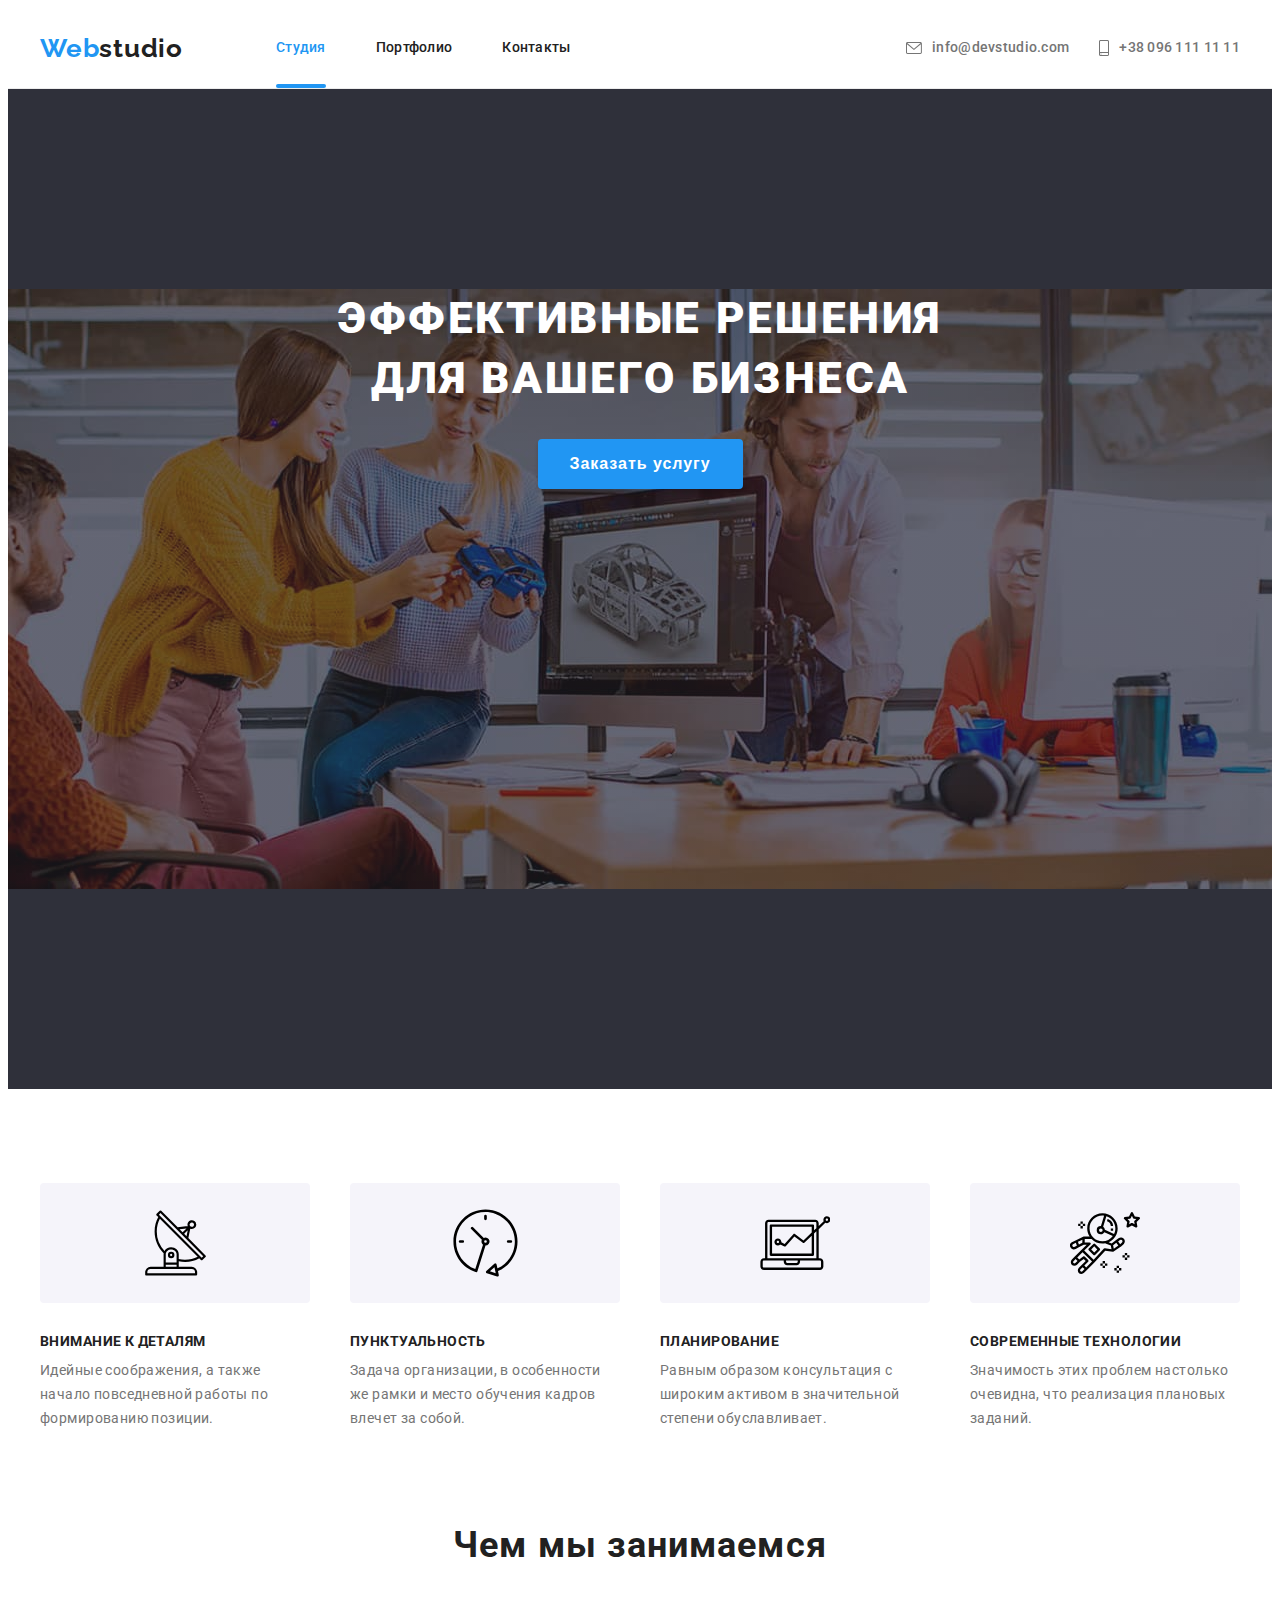
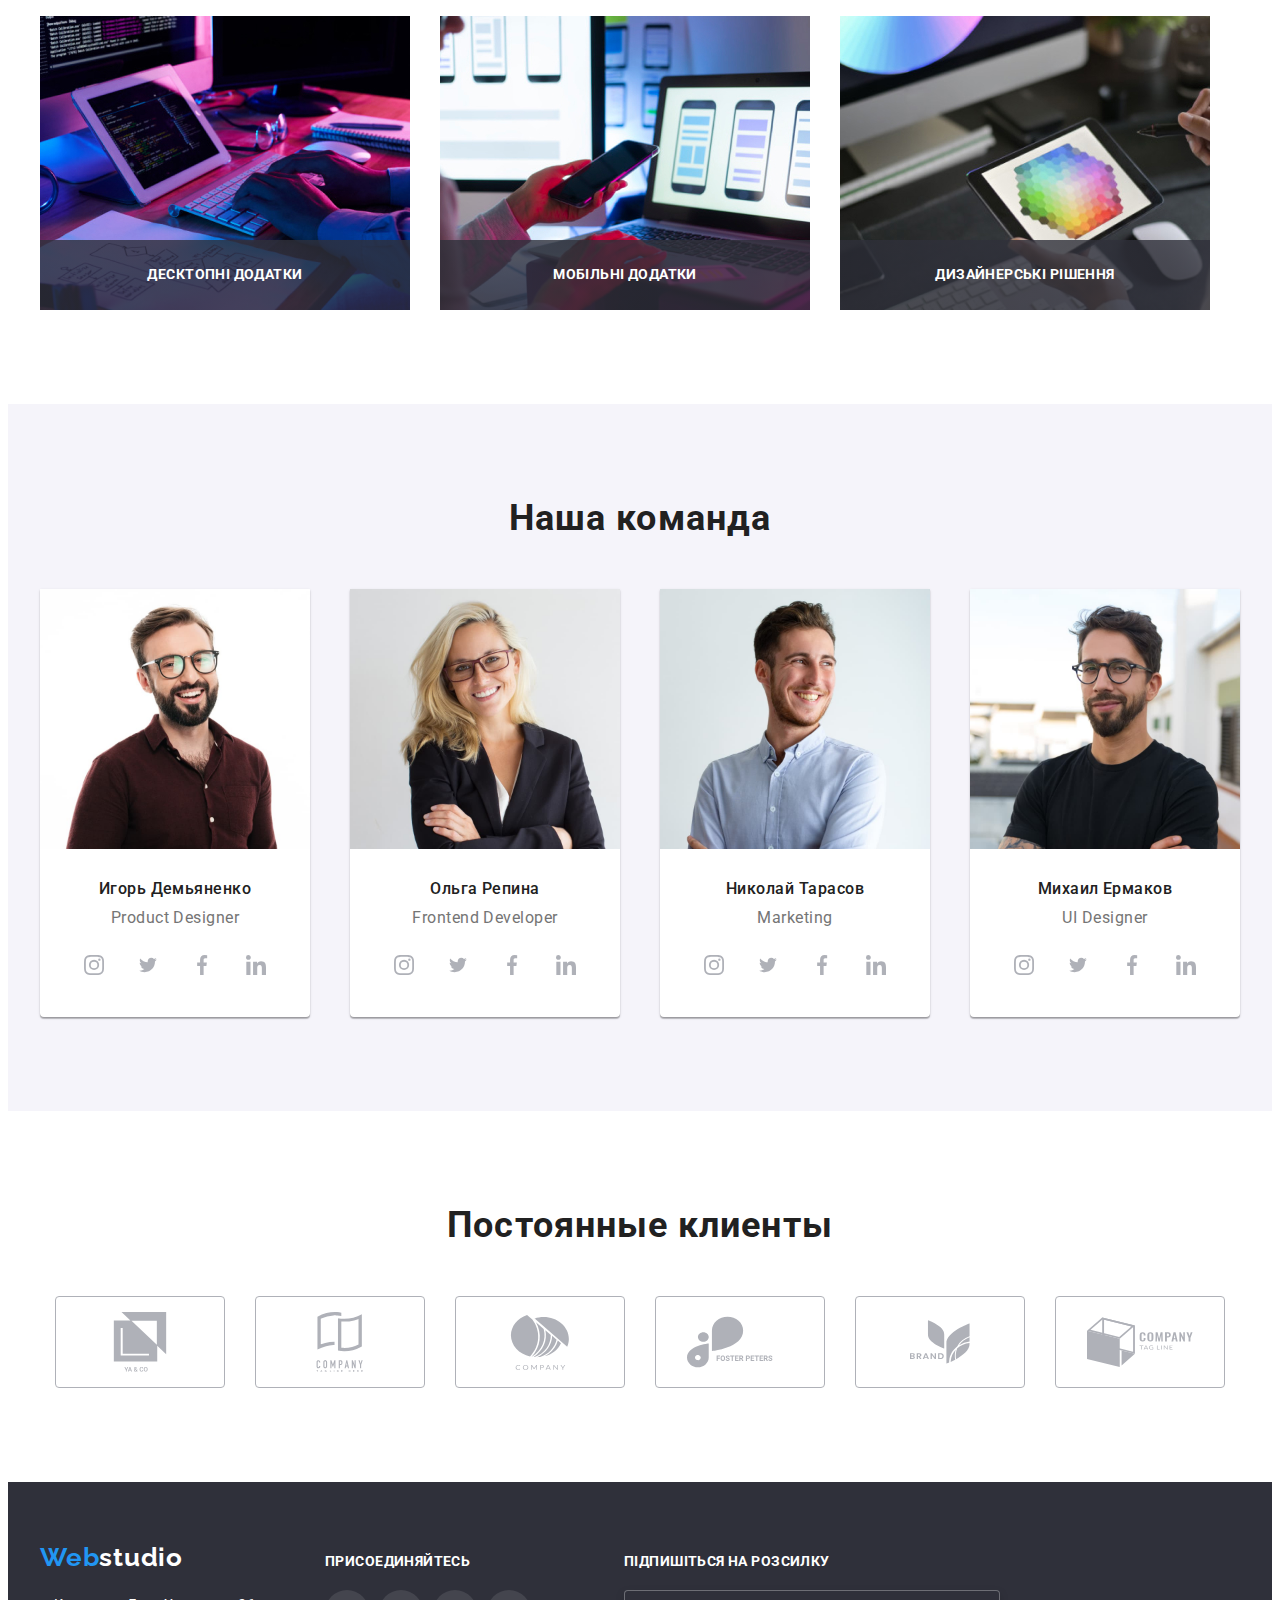
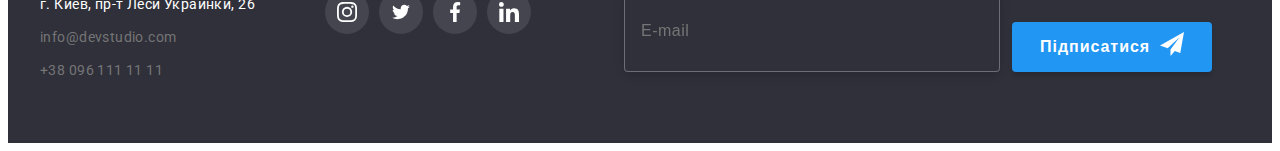
<file: index.html>
<!DOCTYPE html>
<html lang="ru">
<head>
    <meta charset="UTF-8">
    <meta http-equiv="X-UA-Compatible" content="IE=edge">
    <meta name="viewport" content="width=device-width, initial-scale=1.0">
    <title>Studio</title>
    <link rel="stylesheet" href="https://cdnjs.cloudflare.com/ajax/libs/modern-normalize/1.1.0/modern-normalize.min.css" integrity="sha512-wpPYUAdjBVSE4KJnH1VR1HeZfpl1ub8YT/NKx4PuQ5NmX2tKuGu6U/JRp5y+Y8XG2tV+wKQpNHVUX03MfMFn9Q==" crossorigin="anonymous" referrerpolicy="no-referrer" />
    <link rel="preconnect" href="https://fonts.googleapis.com">
    <link rel="preconnect" href="https://fonts.gstatic.com" crossorigin>
    <link href="https://fonts.googleapis.com/css2?family=Raleway:wght@700&family=Roboto:wght@400;500;700;900&display=swap"
        rel="stylesheet">
    <link rel="stylesheet" href="./css/styles.css">
</head>
<body class="body">
    <header class="header">
        <div class="container">
            <nav class="navigation">
                <a href="./index.html" class="web"><span style="color: #2196F3;">Web</span>studio</a>
                <ul class="link-nav">
                    <li class="item-link current">
                        <a href="./index.html" class="link" style="color: #2196F3">Студия</a>
                    </li>
                    <li class="item-link">
                        <a href="./portfolio.html" class="link">Портфолио</a>
                    </li>
                    <li class="item-link">
                        <a href="#" class="link">Контакты</a>
                    </li>
                </ul>
                <ul class="link-address-nav">
                    <li class="item-address-nav">
                        <a href="mailto:info@devstudio.com" class="link-mail">
                            <svg class="envelope-icon" width="16" height="12"><use href="./images/icon.svg#icon-envelope"></use></svg>
                            info@devstudio.com</a>
                    </li>
                    <li class="item-address-nav">
                        <a href="tel:+380961111111" class="link-tel"><svg class="icon-smartphone" width="10" height="16">
                            <use href="./images/icon.svg#icon-smartphone"></use></svg>
                            +38 096 111 11 11</a>
                    </li>
                </ul>
            </nav>  
        </div>
    </header>
    <main>
        <section id="Webstudio" class="section-hero hero-img">
            <div class="container">
                    <h1 class="title">Эффективные решения для вашего бизнеса</h1>
                    <button type="button" name="order-service" class="button-order-service" data-modal-open>Заказать услугу</button>
            </div>
            <div class="backdrop-box is-hidden" data-modal>
                <div class="modal-box">
                    <button type="button" class="close" data-modal-close>
                        <svg class="icon-close" width="18" height="18">
                            <use href="./images/icon.svg#icon-close"></use>
                        </svg>
                    </button>
                    <form class="callback" name="data" autocomplete="on">
                        <strong class="callback-title">Оставьте свои данные, мы вам перезвоним</strong>
                        <div role="group" class="callback-field">
                            <label class="form-label" for="user-name">Имя</label>
                            <div class="form-field">
                                <input class="form-input" type="text" name="user-name" id="user-name" minlength="3" placeholder=" " required="" autofocus="">
                                <svg class="icon-input" width="18" height="18" aria-hidden="true">
                                    <use href="./images/icon.svg#icon-person"></use>
                                </svg>
                            </div>
                            <label class="form-label" for="user-phone">Телефон</label>
                            <div class="form-field">
                                <input class="form-input" type="tel" name="user-phone" id="user-phone" pattern=" " placeholder="" required="">
                                <svg class="icon-input" width="18" height="18" aria-hidden="true">
                                    <use href="./images/icon.svg#icon-phone"></use>
                                </svg>
                            </div>
                            <label class="form-label" for="user-email">Почта</label>
                            <div class="form-field">
                                <input class="form-input" type="email" name="user-email" id="user-email" placeholder=" " required="">
                                <svg class="icon-input" width="18" height="18" aria-hidden="true">
                                    <use href="./images/icon.svg#icon-email"></use>
                                </svg>
                            </div>
                            <label class="form-label" for="user-notes">Комментарий</label>
                            <textarea class="form-textarea" name="user-notes" id="user-notes" rows="3" placeholder="Введите текст"></textarea>
                        </div>
                        <label class="form-policy">
                            <input class="checkbox" type="checkbox" name="user-contract" required=""> Соглашаюсь с
                            рассылкой и принимаю&nbsp;
                            <a class="form-link" href="#">Условия договора</a>
                            <svg class="icon-check" width="16" height="15" aria-hidden="true">
                                <use href="./images/icon.svg#icon-check"></use>
                            </svg>
                            <svg class="icon-checked" width="16" height="15" aria-hidden="true">
                                <use href="./images/icon.svg#icon-checked"></use>
                            </svg>
                        </label>
                        <button class="form-button" type="submit">Отправить</button>
                    </form>
                </div>
            </div>
        </section>
        <section class="features">
            <div class="container">
                <ul class="skills">
                    <li class="skills-item">
                        <div class="skills-icon">
                            <svg width="65" height="70">
                                <use href="./images/icon.svg#icon-antenna"></use>
                            </svg>
                        </div>
                        <h3 class="article-skills">Внимание к деталям</h3>
                        <p class="skills-text">Идейные соображения, а также начало повседневной работы по формированию позиции.</p>
                    </li>
                    <li class="skills-item">
                        <div class="skills-icon">
                            <svg width="67" height="70">
                                <use href="./images/icon.svg#icon-clock"></use>
                            </svg>
                        </div>
                        <h3 class="article-skills">Пунктуальность</h3>
                        <p class="skills-text">Задача организации, в особенности же рамки и место обучения кадров влечет за собой.</p>
                    </li>
                    <li class="skills-item">
                        <div class="skills-icon">
                            <svg width="70" height="54">
                                <use href="./images/icon.svg#icon-diagram"></use>
                            </svg>
                        </div>
                        <h3 class="article-skills">Планирование</h3>
                        <p class="skills-text">Равным образом консультация с широким активом в значительной степени обуславливает.</p>
                    </li>
                    <li class="skills-item">
                        <div class="skills-icon">
                            <svg width="70" height="70">
                                <use href="./images/icon.svg#icon-astronaut"></use>
                            </svg>
                        </div>
                        <h3 class="article-skills">Современные технологии</h3>
                        <p class="skills-text">Значимость этих проблем настолько очевидна, что реализация плановых заданий.</p>
                    </li>
                </ul>
            </div>
        </section>
        <section class="work">
            <div class="container">
                <h2 class="article-work">Чем мы занимаемся</h2>
                <ul class="work-img">
                    <li class="article-img"><img src="./images/img.jpg" alt="Html" width="370">
                        <div class="background-box">
                            <p class="text-box">Десктопні додатки</p>
                        </div>
                    </li>
                    
                    <li class="article-img"><img src="./images/img2.jpg" alt="Css" width="370">
                        <div class="background-box">
                            <p class="text-box">Мобільні додатки</p>
                        </div>
                    </li>

                    <li class="article-img"><img src="./images/img3.jpg" alt="Java" width="370">
                        <div class="background-box">
                            <p class="text-box">Дизайнерські рішення</p>
                        </div>
                    </li>

                </ul>
            </div>
        </section>
        <section class="team">
            <div class="container">
                <h2 class="article-team">Наша команда</h2>
                <ul class="team-img">
                    <li class="title-img"><img src="./images/igor.jpg" alt="igor" width="270">
                        <h3 class="article-name">Игорь Демьяненко</h3>
                        <p class="article-paragraph">Product Designer</p>
                        <ul class="socials-list">
                            <li class="social-item">
                                <a class="social-link" href="#" aria-label="instagram">
                                    <svg width="20" height="20">
                                        <use href="./images/icon.svg#icon-instagram"></use>
                                    </svg>
                                </a>
                            </li>
                            <li class="social-item">
                                <a class="social-link" href="#" aria-label="twitter">
                                    <svg width="20" height="16">
                                        <use href="./images/icon.svg#icon-twitter"></use>
                                    </svg>
                                </a>
                            </li>
                            <li class="social-item">
                                <a class="social-link" href="#" aria-label="facebook">
                                    <svg width="20" height="20">
                                        <use href="./images/icon.svg#icon-facebook"></use>
                                    </svg>
                                </a>
                            </li>
                            <li class="social-item">
                                <a class="social-link" href="#" aria-label="linkedin">
                                    <svg width="20" height="20">
                                        <use href="./images/icon.svg#icon-linkedin"></use>
                                    </svg>
                                </a>
                            </li>
                        </ul>
                    <li class="title-img"><img src="./images/olja.jpg" alt="olja" width="270">
                        <h3 class="article-name">Ольга Репина</h3>
                        <p class="article-paragraph">Frontend Developer</p>
                        <ul class="socials-list">
                            <li class="social-item">
                                <a class="social-link" href="#" aria-label="instagram">
                                    <svg class="social-icon" width="20" height="20">
                                        <use href="./images/icon.svg#icon-instagram"></use>
                                    </svg>
                                </a>
                            </li>
                            <li class="social-item">
                                <a class="social-link" href="#" aria-label="twitter">
                                    <svg class="social-icon" width="20" height="16">
                                        <use href="./images/icon.svg#icon-twitter"></use>
                                    </svg>
                                </a>
                            </li>
                            <li class="social-item">
                                <a class="social-link" href="#" aria-label="facebook">
                                    <svg class="social-icon" width="20" height="20">
                                        <use href="./images/icon.svg#icon-facebook"></use>
                                    </svg>
                                </a>
                            </li>
                            <li class="social-item">
                                <a class="social-link" href="#" aria-label="linkedin">
                                    <svg class="social-icon" width="20" height="20">
                                        <use href="./images/icon.svg#icon-linkedin"></use>
                                    </svg>
                                </a>
                            </li>
                        </ul>
                    </li>
                    <li class="title-img"><img src="./images/nike.jpg" alt="nike" width="270">
                        <h3 class="article-name">Николай Тарасов</h3>
                        <p class="article-paragraph">Marketing</p>
                        <ul class="socials-list">
                            <li class="social-item">
                                <a class="social-link" href="#" aria-label="instagram">
                                    <svg class="social-icon" width="20" height="20">
                                        <use href="./images/icon.svg#icon-instagram"></use>
                                    </svg>
                                </a>
                            </li>
                            <li class="social-item">
                                <a class="social-link" href="#" aria-label="twitter">
                                    <svg class="social-icon" width="20" height="16">
                                        <use href="./images/icon.svg#icon-twitter"></use>
                                    </svg>
                                </a>
                            </li>
                            <li class="social-item">
                                <a class="social-link" href="#" aria-label="facebook">
                                    <svg class="social-icon" width="20" height="20">
                                        <use href="./images/icon.svg#icon-facebook"></use>
                                    </svg>
                                </a>
                            </li>
                            <li class="social-item">
                                <a class="social-link" href="#" aria-label="linkedin">
                                    <svg class="social-icon" width="20" height="20">
                                        <use href="./images/icon.svg#icon-linkedin"></use>
                                    </svg>
                                </a>
                            </li>
                        </ul>
                    </li>
                    <li class="title-img"><img src="./images/mike.jpg" alt="mike" width="270">
                        <h3 class="article-name">Михаил Ермаков</h3>
                        <p class="article-paragraph">UI Designer</p>
                        <ul class="socials-list">
                            <li class="social-item">
                                <a class="social-link" href="#" aria-label="instagram">
                                    <svg class="social-icon" width="20" height="20">
                                        <use href="./images/icon.svg#icon-instagram"></use>
                                    </svg>
                                </a>
                            </li>
                            <li class="social-item">
                                <a class="social-link" href="#" aria-label="twitter">
                                    <svg class="social-icon" width="20" height="16">
                                        <use href="./images/icon.svg#icon-twitter"></use>
                                    </svg>
                                </a>
                            </li>
                            <li class="social-item">
                                <a class="social-link" href="#" aria-label="facebook">
                                    <svg class="social-icon" width="20" height="20">
                                        <use href="./images/icon.svg#icon-facebook"></use>
                                    </svg>
                                </a>
                            </li>
                            <li class="social-item">
                                <a class="social-link" href="#" aria-label="linkedin">
                                    <svg class="social-icon" width="20" height="20">
                                        <use href="./images/icon.svg#icon-linkedin"></use>
                                    </svg>
                                </a>
                            </li>
                        </ul>
                    </li>
                </ul>
            </div>
        </section>
        <section class="customers">
            <div class="container">
                <h2 class="article-customers">Постоянные клиенты</h2>
                <ul class="article-company">
                    <li class="company-box">
                        <a class="icon-union" href="#">
                            <svg width="106" height="60">
                                <use href="./images/icon.svg#icon-union-a"></use>
                            </svg>
                        </a>
                    </li>
                    <li class="company-box">
                        <a class="icon-union" href="#">
                            <svg width="106" height="60">
                                <use href="./images/icon.svg#icon-union-b"></use>
                            </svg>
                        </a>
                    </li>
                    <li class="company-box">
                        <a class="icon-union" href="#">
                            <svg width="106" height="60">
                                <use href="./images/icon.svg#icon-union-c"></use>
                            </svg>
                        </a>
                    </li>
                    <li class="company-box">
                        <a class="icon-union" href="#">
                            <svg width="106" height="60">
                                <use href="./images/icon.svg#icon-union-d"></use>
                            </svg>
                        </a>
                    </li>
                    <li class="company-box">
                        <a class="icon-union" href="#">
                            <svg width="106" height="60">
                                <use href="./images/icon.svg#icon-union-e"></use>
                            </svg>
                        </a>
                    </li>
                    <li class="company-box">
                        <a class="icon-union" href="#">
                            <svg width="106" height="60">
                                <use href="./images/icon.svg#icon-union-f"></use>
                            </svg>
                        </a>
                    </li>
                </ul>
            </div>
        </section>
    </main>
    <footer class="footer">
        <div class="container box-footer">
            <div class="box-address">
                <a href="/index.html" class="web-footer"><span style="color: #2196F3;">Web</span>studio</a>
                <address>
                    <ul>
                        <li class="footer-item"><p class="footer-address">г. Киев, пр-т Леси Украинки, 26</p></li>
                        <li class="footer-item"><a class="footer-link-mail" href="mailto:info@devstudio.com">info@devstudio.com</a></li>
                        <li class="footer-item"><a class="footer-link-tel" href="tel:+380961111111">+38 096 111 11 11</a></li>
                    </ul>
                </address>
            </div>
            <div class="socials-box-footer">
                <p class="socials-name-footer">Присоединяйтесь</p>
                <ul class="socials-list-footer">
                    <li class="social-item">
                        <a class="social-link-footer" href="#" aria-label="instagram">
                            <svg class="social-icon-footer" width="20" height="20">
                                <use href="./images/icon.svg#icon-instagram"></use>
                            </svg>
                        </a>
                    </li>
                    <li class="social-item">
                        <a class="social-link-footer" href="#" aria-label="twitter">
                            <svg class="social-icon-footer" width="20" height="16">
                                <use href="./images/icon.svg#icon-twitter"></use>
                            </svg>
                        </a>
                    </li>
                    <li class="social-item">
                        <a class="social-link-footer" href="#" aria-label="facebook">
                            <svg class="social-icon-footer" width="20" height="20">
                                <use href="./images/icon.svg#icon-facebook"></use>
                            </svg>
                        </a>
                    </li>
                    <li class="social-item">
                        <a class="social-link-footer" href="#" aria-label="linkedin">
                            <svg class="social-icon-footer" width="20" height="20">
                                <use href="./images/icon.svg#icon-linkedin"></use>
                            </svg>
                        </a>
                    </li>
                </ul>
            </div>
            <form class="form-footer">
                <label class="label-footer">
                    <p class="sign-up">Підпишіться на розсилку</p>
                    <input class="input-footer" type="text" name="E-mail" placeholder="E-mail" />
                </label>
                <button type="submit" class="button-footer">Підписатися
                    <svg class="icon-send-footer" width="24" height="24">
                        <use href="./images/icon.svg#icon-send"></use>
                    </svg>
                </button>
              </form>
        </div>
    </footer>
    <script src="./js/modal.js"></script>
</body>
</html>
</file>
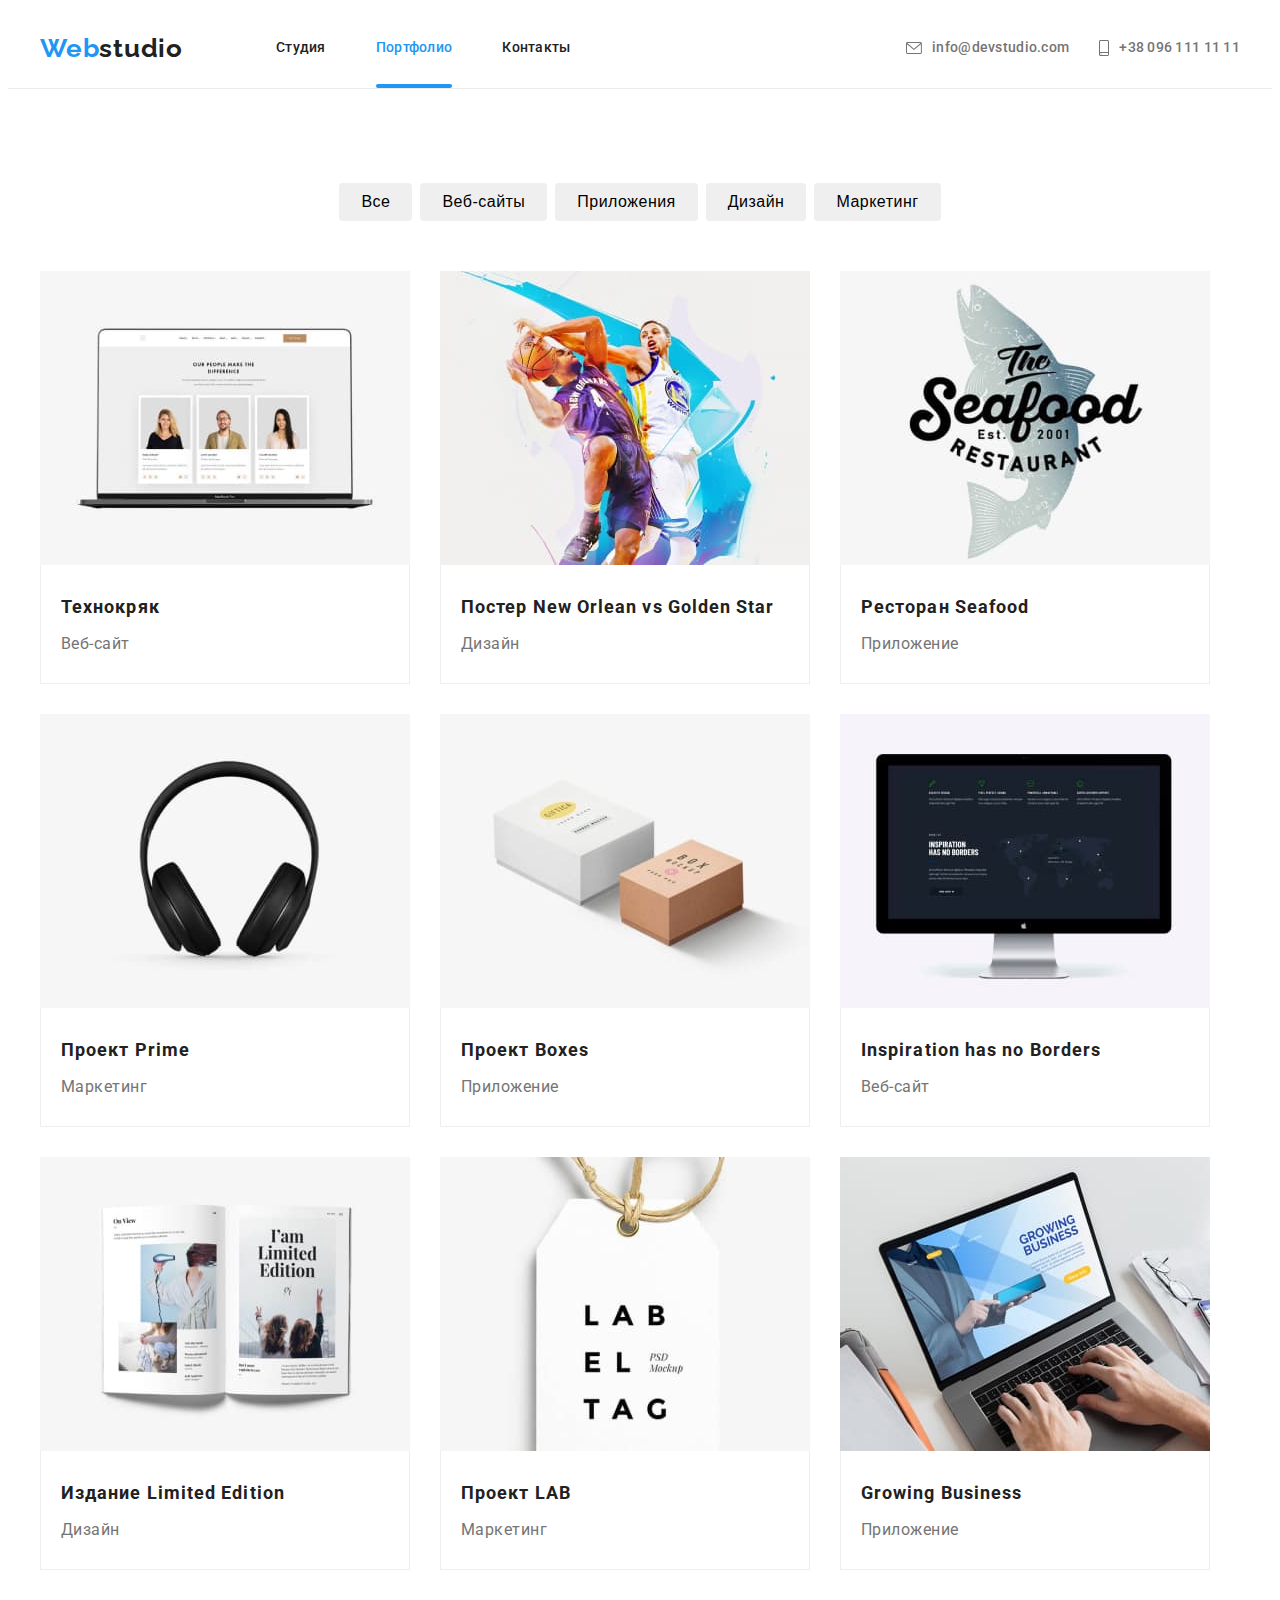
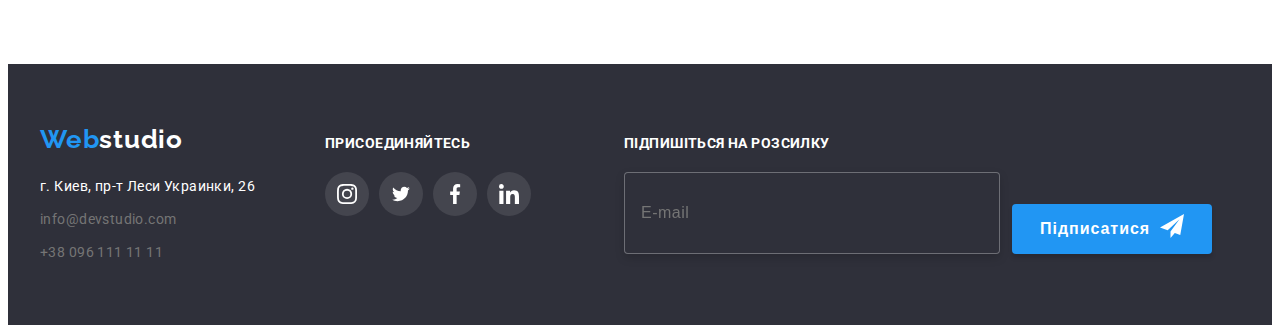
<file: portfolio.html>
<!DOCTYPE html>
<html lang="ru">
<head>
    <meta charset="UTF-8">
    <meta http-equiv="X-UA-Compatible" content="IE=edge">
    <meta name="viewport" content="width=device-width, initial-scale=1.0">
    <title>Document</title>
    <link rel="stylesheet" href="https://cdnjs.cloudflare.com/ajax/libs/modern-normalize/1.1.0/modern-normalize.min.css" integrity="sha512-wpPYUAdjBVSE4KJnH1VR1HeZfpl1ub8YT/NKx4PuQ5NmX2tKuGu6U/JRp5y+Y8XG2tV+wKQpNHVUX03MfMFn9Q==" crossorigin="anonymous" referrerpolicy="no-referrer" />
    <link rel="preconnect" href="https://fonts.googleapis.com">
    <link rel="preconnect" href="https://fonts.gstatic.com" crossorigin>
    <link href="https://fonts.googleapis.com/css2?family=Raleway:wght@700&family=Roboto:wght@400;500;700;900&display=swap"
        rel="stylesheet">
    <link rel="stylesheet" href="./css/styles.css">
</head>
<body class="body">
    <header class="header">
        <div class="container">
            <nav class="navigation">
                <a href="./index.html" class="web"><span style="color: #2196F3;">Web</span>studio</a>
                <ul class="link-nav">
                    <li class="item-link">
                        <a href="./index.html" class="link">Студия</a>
                    </li>
                    <li class="item-link current">
                        <a href="./portfolio.html" class="link" style="color: #2196F3">Портфолио</a>
                    </li>
                    <li class="item-link">
                        <a href="#" class="link">Контакты</a>
                    </li>
                </ul>
                <ul class="link-address-nav">
                    <li class="item-address-nav">
                        <a href="mailto:info@devstudio.com" class="link-mail">
                            <svg class="envelope-icon" width="16" height="12"><use href="./images/icon.svg#icon-envelope"></use></svg>
                            info@devstudio.com</a>
                    </li>
                    <li class="item-address-nav">
                        <a href="tel:+380961111111" class="link-tel"><svg class="icon-smartphone" width="10" height="16">
                            <use href="./images/icon.svg#icon-smartphone"></use></svg>
                            +38 096 111 11 11</a>
                    </li>
                </ul>
            </nav>  
        </div>
    </header>
    <main>
        <section class="project">
            <div class="container">
                <ul class="app-button">
                    <li class="button"><button type="button" name="all" class="button-project">Все</button></li>
                    <li class="button"><button type="button" name="website" class="button-project">Веб-сайты</button></li>
                    <li class="button"><button type="button" name="app" class="button-project">Приложения</button></li>
                    <li class="button"><button type="button" name="design" class="button-project">Дизайн</button></li>
                    <li class="button"><button type="button" name="marketing" class="button-project">Маркетинг</button></li>
                </ul>
                <ul class="app-item">
                    <li class="article-app">
                        <a href="#" class="app-hover">
                            <div class="thumbs">
                                <img src="./images/notebook.jpg" alt="notebook" width="370">
                                <div class="overlay">
                                    <p>Ресурс пропонує комплексні пропозиції з різним рівнем функціоналу та сервісів. 
                                        Все це дозволить відвідувачу отримати вичерпні відомості про компанію чи приватну особу.
                                    </p>
                                </div>
                            </div>   
                        <div class="app-box">
                            <h2 class="article-post">Технокряк</h2>
                            <p class="article-decoding">Веб-сайт</p>
                        </div>
                        </a>
                    </li>
                    <li class="article-app">
                        <a href="#" class="app-hover">
                            <div class="thumbs">
                                <img src="./images/basketball.jpg" alt="basketball" width="370">
                                <div class="overlay">
                                    <p>Ресурс пропонує комплексні пропозиції з різним рівнем функціоналу та сервісів. 
                                        Все це дозволить відвідувачу отримати вичерпні відомості про компанію чи приватну особу.
                                    </p>
                                </div>
                            </div>
                            <div class="app-box">
                                <h2 class="article-post">Постер New Orlean vs Golden Star</h2>
                                <p class="article-decoding">Дизайн</p>
                            </div>
                        </a>
                    </li>
                    <li class="article-app">
                        <a href="#" class="app-hover">
                            <div class="thumbs">
                                <img src="./images/restaurant.jpg" alt="restaurant" width="370">
                                <div class="overlay">
                                    <p>Ресурс пропонує комплексні пропозиції з різним рівнем функціоналу та сервісів. 
                                        Все це дозволить відвідувачу отримати вичерпні відомості про компанію чи приватну особу.
                                    </p>
                                </div>
                            </div>
                            <div class="app-box">
                                <h2 class="article-post">Ресторан Seafood</h2>
                                <p class="article-decoding">Приложение</p>
                            </div>
                        </a>
                    </li>
                    <li class="article-app">
                        <a href="#" class="app-hover">
                            <div class="thumbs">
                                <img src="./images/headphones.jpg" alt="headphones" width="370">
                                <div class="overlay">
                                    <p>Ресурс пропонує комплексні пропозиції з різним рівнем функціоналу та сервісів. 
                                        Все це дозволить відвідувачу отримати вичерпні відомості про компанію чи приватну особу.
                                    </p>
                                </div>
                            </div>
                            <div class="app-box">
                                <h2 class="article-post">Проект Prime</h2>
                                <p class="article-decoding">Маркетинг</p>
                            </div>
                        </a>
                    </li>
                    <li class="article-app">
                        <a href="#" class="app-hover">
                            <div class="thumbs">
                                <img src="./images/boxes.jpg" alt="boxes" width="370">
                                <div class="overlay">
                                    <p>Ресурс пропонує комплексні пропозиції з різним рівнем функціоналу та сервісів. 
                                        Все це дозволить відвідувачу отримати вичерпні відомості про компанію чи приватну особу.
                                    </p>
                                </div>
                            </div>
                            <div class="app-box">
                                <h2 class="article-post">Проект Boxes</h2>
                                <p class="article-decoding">Приложение</p>
                            </div>
                        </a>
                    </li>
                    <li class="article-app">
                        <a href="#" class="app-hover">
                            <div class="thumbs">
                                <img src="./images/monitor.jpg" alt="monitor" width="370">
                                <div class="overlay">
                                    <p>Ресурс пропонує комплексні пропозиції з різним рівнем функціоналу та сервісів. 
                                        Все це дозволить відвідувачу отримати вичерпні відомості про компанію чи приватну особу.
                                    </p>
                                </div>
                            </div>
                            <div class="app-box">
                                <h2 class="article-post">Inspiration has no Borders</h2>
                                <p class="article-decoding">Веб-сайт</p>
                            </div>
                        </a>
                    </li>
                    <li class="article-app">
                        <a href="#" class="app-hover">
                            <div class="thumbs">
                                <img src="./images/journal.jpg" alt="journal" width="370">
                                <div class="overlay">
                                    <p>Ресурс пропонує комплексні пропозиції з різним рівнем функціоналу та сервісів. 
                                        Все це дозволить відвідувачу отримати вичерпні відомості про компанію чи приватну особу.
                                    </p>
                                </div>
                            </div>
                            <div class="app-box">
                                <h2 class="article-post">Издание Limited Edition</h2>
                                <p class="article-decoding">Дизайн</p>
                            </div>
                        </a>
                    </li>
                    <li class="article-app">
                        <a href="#" class="app-hover">
                            <div class="thumbs">
                                <img src="./images/label.jpg" alt="label" width="370">
                                <div class="overlay">
                                    <p>Ресурс пропонує комплексні пропозиції з різним рівнем функціоналу та сервісів. 
                                        Все це дозволить відвідувачу отримати вичерпні відомості про компанію чи приватну особу.
                                    </p>
                                </div>
                            </div>
                            <div class="app-box">
                                <h2 class="article-post">Проект LAB</h2>
                                <p class="article-decoding">Маркетинг</p>
                            </div>
                        </a>
                    </li>
                    <li class="article-app">
                        <a href="#" class="app-hover">
                            <div class="thumbs">
                                <img src="./images/growing.jpg" alt="growing" width="370">
                                <div class="overlay">
                                    <p>Ресурс пропонує комплексні пропозиції з різним рівнем функціоналу та сервісів. 
                                        Все це дозволить відвідувачу отримати вичерпні відомості про компанію чи приватну особу.
                                    </p>
                                </div>
                            </div>
                            <div class="app-box">
                                <h2 class="article-post">Growing Business</h2>
                                <p class="article-decoding">Приложение</p>
                            </div>
                        </a>
                    </li>
                </ul>
            </div>
        </section>
    </main>
    <footer class="footer">
        <div class="container box-footer">
            <div class="box-address">
                <a href="/index.html" class="web-footer"><span style="color: #2196F3;">Web</span>studio</a>
                <address>
                    <ul>
                        <li class="footer-item"><p class="footer-address">г. Киев, пр-т Леси Украинки, 26</p></li>
                        <li class="footer-item"><a class="footer-link-mail" href="mailto:info@devstudio.com">info@devstudio.com</a></li>
                        <li class="footer-item"><a class="footer-link-tel" href="tel:+380961111111">+38 096 111 11 11</a></li>
                    </ul>
                </address>
            </div>
            <div class="socials-box-footer">
                <p class="socials-name-footer">Присоединяйтесь</p>
                <ul class="socials-list-footer">
                    <li class="social-item">
                        <a class="social-link-footer" href="#" aria-label="instagram">
                            <svg class="social-icon-footer" width="20" height="20">
                                <use href="./images/icon.svg#icon-instagram"></use>
                            </svg>
                        </a>
                    </li>
                    <li class="social-item">
                        <a class="social-link-footer" href="#" aria-label="twitter">
                            <svg class="social-icon-footer" width="20" height="16">
                                <use href="./images/icon.svg#icon-twitter"></use>
                            </svg>
                        </a>
                    </li>
                    <li class="social-item">
                        <a class="social-link-footer" href="#" aria-label="facebook">
                            <svg class="social-icon-footer" width="20" height="20">
                                <use href="./images/icon.svg#icon-facebook"></use>
                            </svg>
                        </a>
                    </li>
                    <li class="social-item">
                        <a class="social-link-footer" href="#" aria-label="linkedin">
                            <svg class="social-icon-footer" width="20" height="20">
                                <use href="./images/icon.svg#icon-linkedin"></use>
                            </svg>
                        </a>
                    </li>
                </ul>
            </div>
            <form class="form-footer">
                <label class="label-footer">
                    <p class="sign-up">Підпишіться на розсилку</p>
                    <input class="input-footer" type="text" name="E-mail" placeholder="E-mail" />
                </label>
                <button type="submit" class="button-footer">Підписатися
                    <svg class="icon-send-footer" width="24" height="24">
                        <use href="./images/icon.svg#icon-send"></use>
                    </svg>
                </button>
              </form>
        </div>
    </footer> 
</body>
</html>
</file>
<file: css/styles.css>
:root {
    --background-color-accent: #2F303A;
    --background-color-grey: #e5e5e5;
    --background-color-white: #ffffff;
    --background-color-light-greу: #F5F4FA;
    --background-color-blue: #2196F3;
    --background-color-social: #afb1b8;

    --color-accent: #212121;
    --color-accent-two: #ffffff;
    --color-accent-three: #757575;
    --color-accent-four: #2196F3;
    --color-accent-five: #afb1b8;

}

body {
    font-family:'Roboto', sans-serif;
    font-size: 14px; letter-spacing: 0.03em;
    color: var(--color-accent);
}

a, p, h1, h2, h3, ul, li {
    text-decoration: none;
    list-style-type: none;
    font-style: normal;
    padding: 0;
    margin: 0;
}

img {
    display: block;
    max-width: 100%;
    height: auto;
}

.container {
    width: 1200px;
    padding-left: 15px;
    padding-right: 15px;
    margin-left: auto;
    margin-right: auto;
}

.header {
    background-color: var(--background-color-white);
    border-bottom: 1px solid #ECECEC;
}

.title {
    color: var(--color-accent-two);
    font-weight: 900;
    font-size: 44px;
    line-height: 1.36;
    letter-spacing: 0.06em;
    text-transform: uppercase;

    width: 696px;
    margin-right: auto;
    margin-left: auto;
    margin-top: 0;
    margin-bottom: 30px;
}

.project {
    background-color: var(--background-color-white); 
    padding-top: 94px;
    padding-bottom: 94px;
}


.section-hero {
    background-color: var(--background-color-accent);
    color: var(--color-accent-two);
    text-align: center;
    padding-top: 200px;
    padding-bottom: 200px;
    
}

.hero-img {
    height: 600px;
    background-repeat: no-repeat;
    background-position: center;
    background-image:linear-gradient(rgb(47 48 58 / 40%), rgb(47 48 58 / 40%)),
        url(../images/hero-img.jpg);
    max-width: 1600px;
    margin: 0 auto;
}

.features {
    background-color: var(--background-color-white);
    padding-top: 94px;
    padding-bottom: 94px;
}

.work {
    background-color: var(--background-color-white);
    padding-top: 0;
    padding-bottom: 94px;
}

.skills {
    display: flex;
    justify-content: space-between;
}

.skills-item {
    width: 270px;
}

.skills-icon {
    display: flex;
    justify-content: center;
    align-items: center;

    margin-bottom: 30px;

    width: 270px;
    height: 120px;

    background-color: var(--background-color-light-greу);
    border-radius: 4px;
}

.article-skills {
    font-weight: 700;
    font-size: 14px;
    line-height: 1.17;
    letter-spacing: 0.03em;
    text-transform: uppercase;
    margin-bottom: 10px;
}

.skills-text {
    color: var(--color-accent-three);
    font-size: 14px;
    line-height: 1.71;
    letter-spacing: 0.03em;
}

.article-work, .article-team, .article-customers {
    font-weight: 700;
    font-size: 36px;
    line-height: 1.14;
    letter-spacing: 0.03em;
    margin-top: 0;
    margin-bottom: 50px;
    text-align: center;
}

.work-img {
    display: flex;
}

.article-img {
    position: relative;
    margin-right: 30px;
}

.article-img:last-child {
    margin-right: 0;
}

.background-box {
    position: absolute;

    display: flex;
    justify-content: center;
    align-items: center;

    background-image: linear-gradient(0deg, rgb(47 48 58 / 80%), rgb(47 48 58 / 80%));
    width: 370px;
    height: 70px;
    top: 224px;
}

.text-box {
    color: var(--background-color-white);

    font-weight: 700;
    line-height: 1.14;
    letter-spacing: 0.03em;
    text-transform: uppercase;
}

.team-img {
    display: flex;
    justify-content: space-between;
}

.title-img {
    background-color: var(--background-color-white);
    box-shadow: 0px 1px 3px rgba(0, 0, 0, 0.12), 0px 1px 1px rgba(0, 0, 0, 0.14), 0px 2px 1px rgba(0, 0, 0, 0.2);
    border-radius: 0px 0px 4px 4px;
}

.customers {
    padding: 94px 0;
}

.article-company {
    display: flex;
    justify-content: center;
}

.company-box {
    margin-right: 30px;
    border-color: var(--background-color-white);
    box-sizing: border-box;
    border: 1px solid;
    border-radius: 4px;
    color: var(--color-accent-five);
    width: 170px;
    height: 92px;
}

.company-box:last-child {
    margin-right: 0;
}

.company-box:hover{

    color: var(--color-accent-four);
}

.icon-union {
    fill: var(--color-accent-five);
    width: 100%;
    height: 100%;
    display: flex;
    justify-content: center;
    align-items: center;
    transition: 250ms;
    transition-timing-function: cubic-bezier(0.4, 0, 0.2, 1);
}

.icon-union:hover {
    fill: var(--color-accent-four);
}

.article-name {
    font-weight: 500;
    font-size: 16px;
    line-height: 1.19;
    letter-spacing: 0.03em;
    margin-top: 30px;
    margin-bottom: 0;
    text-align: center;
}

.article-paragraph {
    color: var(--color-accent-three);
    font-size: 16px;
    line-height: 1.19;
    letter-spacing: 0.03em;
    margin-top: 10px;
    margin-bottom: 16px;
    text-align: center;
}

.app-button {
    display: flex;
    justify-content: center;
    margin-bottom: 50px
}

.app-button .button:not(:last-child) {
    margin-right: 8px;
}

.app-item {
    display: flex;
    flex-wrap: wrap;
}

.article-app {
    background-color: var(--background-color-white);
    width: 370px;
    margin-right: 30px;
    margin-bottom: 30px;
}

.article-app:nth-child(3n) {
    margin-right: 0;
}

.article-app:nth-last-child(-n+3) {
    margin-bottom: 0;
}

.app-box {
    padding: 24px 20px;
    border-right: 1px solid #EEEEEE;
    border-left: 1px solid #EEEEEE;
    border-bottom: 1px solid #EEEEEE;
}

.app-hover:hover {
    box-shadow: 0px 1px 1px rgba(0, 0, 0, 0.12),
    0px 4px 4px rgba(0, 0, 0, 0.06),
    1px 4px 6px rgba(0, 0, 0, 0.16);
    display: block;
}

.thumbs {
    position: relative;
    overflow: hidden;
}

.overlay {
    content: "";
    position: absolute;

    font-size: 18px;
    color: var(--color-accent-two);
    line-height: 1.55;
    letter-spacing: 0.03em;
    padding: 63px 24px;
    margin-bottom: 0;

    background-color: rgba(33, 150, 243, 0.9);
    width: 370px;
    height: 294px;
    opacity: 0;
    overflow: hidden;
    transition: 250ms;
    transition-timing-function: cubic-bezier(0.4, 0, 0.2, 1);
    /* transform: translateY(100%); */
}

.thumbs:hover,
.thumbs:focus {
    transition: 250ms;
    transition-timing-function: 0.4, 0, 0.2, 1;
}

.app-hover:hover .overlay {
    opacity: 1;
    transform: translateY(-100%);
}

.article-post {
    font-weight: 700;
    font-size: 18px;
    line-height: 2;
    letter-spacing: 0.06em;
    margin-bottom: 4px;
    color: var(--color-accent);
}

.article-decoding {
    color: var(--color-accent-three);
    font-size: 16px;
    line-height: 1.88;
    letter-spacing: 0.03em;
}

.team {
    background-color: var(--background-color-light-greу);
    padding-top: 94px;
    padding-bottom: 94px;
}

.socials-list {
    display: flex;
    width: fit-content;
    margin-bottom: 30px;
    margin-left: 32px;
}

.social-link {
    fill: var(--background-color-social);
    width: 44px;
    height: 44px;
    display: flex;
    justify-content: center;
    align-items: center;
    border-radius: 50%;
    margin-right: 10px;
    transition: 250ms;
    transition-timing-function: cubic-bezier(0.4, 0, 0.2, 1);
}

.social-link:hover {
    fill: var(--background-color-white);
    background-color: var(--background-color-blue);
}


.navigation {
    display: flex;
    align-items: center;
}

.link-nav {
    display: flex;
    margin-left: 93px;

}

.link-nav .item-link:not(:last-child) {
    margin-right: 50px;
}


/* Подчеркивание */
.item-link {
    position: relative;
    
}

.item-link::before {
    content: "";
    position: absolute;
    left: 0;
    bottom: 0;
    display: block;
    width: 100%;
    height: 4px;
    border-radius: 2px;
    background-color: var(--background-color-blue);
    opacity: 0;
}

/* .item-link:focus::before {
    opacity: 1;
} */

.item-link.current::after {
    content: "";
    position: absolute;
    left: 0;
    bottom: 0;
    display: block;
    width: 100%;
    height: 4px;
    border-radius: 2px;
    background-color: var(--background-color-blue);
    opacity: 1;
}

.link-address-nav {
    display: flex;
    margin-left: auto;
    display: flex;
    margin-left: auto;
    align-items: center;
}

.link-address-nav .item-link+.item-link {
    margin-left: 50px;
}

.link {
    display: block;
    padding-top: 32px;
    padding-bottom: 32px;

    color: var(--color-accent);
    font-weight: 500;
    line-height: 1.14;
    letter-spacing: 0.02em;

    transition: 250ms;
    transition-timing-function: cubic-bezier(0.4, 0, 0.2, 1);
}

.link-tel, .link-mail {
    font-weight: 500;
    color: var(--color-accent-three);
    fill: var(--color-accent-three);
    line-height: 1.14;
    letter-spacing: 0.02em;
    padding-top: 32px;
    padding-bottom: 32px;
    display: flex;
    align-items: center;
    transition: 250ms;
    transition-timing-function: cubic-bezier(0.4, 0, 0.2, 1);
}

.link-mail {
    margin-right: 30px;
}

.envelope-icon, .icon-smartphone {
    margin-right: 10px;
}

.web, .web-footer  {
    font-weight: 700;
    font-size: 26px;
    font-family: Raleway;
    line-height: 1.19;
    letter-spacing: 0.03em;
    color: var(--color-accent);
}
.web-footer {
    color: var(--color-accent-two);
}

.socials-box-footer {
    width: 206px;
    margin: 0;
    margin-left: 70px;
    padding: 0;
}

.box-footer {
    display: flex;
    align-items: baseline;
}

.socials-name-footer {
    color: var(--color-accent-two);
    margin-bottom: 20px;
    font-weight: 700;
    text-transform: uppercase;
    line-height: 1.14;
    margin-right: 0;
}

.socials-list-footer {
    display: flex;
}

.social-link-footer {
    fill: var(--color-accent-two);
    background: rgba(255, 255, 255, 0.1);
    width: 44px;
    height: 44px;
    display: flex;
    justify-content: center;
    align-items: center;
    border-radius: 50%;
    margin-right: 10px;
}

.social-link-footer:hover {
    color: var(--color-accent-four);
    background-color: var(--background-color-blue);
    transition: 250ms;
    transition-timing-function: cubic-bezier(0.4, 0, 0.2, 1);
}

.footer-link-tel, .footer-link-mail {
    color: var(--color-accent-three);
    line-height: 1.71;
    letter-spacing: 0.03em;
    transition: 250ms;
    transition-timing-function: cubic-bezier(0.4, 0, 0.2, 1);
}

.footer-address {
    color: var(--color-accent-two);
    margin-top: 20px;
    margin-bottom: 0;
    line-height: 1.71;
    letter-spacing: 0.03em;
    transition: 250ms;
    transition-timing-function: cubic-bezier(0.4, 0, 0.2, 1);
}

.footer-address:hover {
    color: var(--color-accent-four);
}

.footer-item {
    margin-bottom: 9px;
}

.footer-item:last-child {
    margin-bottom: 0;
}

.link-tel:hover {
    fill: var(--color-accent-four);
    color: var(--color-accent-four);
}

.link-mail:hover {
    fill: var(--color-accent-four);
    color: var(--color-accent-four);
}

.link:hover {
    color: var(--color-accent-four);
}

.footer {
    background-color: var(--background-color-accent);
    padding-top: 60px;
    padding-bottom: 60px;
}

.footer-link:hover {
    color: var(--color-accent-four);
}

.footer-link-mail:hover {
    color: var(--color-accent-four);
}

.footer-link-tel:hover {
    color: var(--color-accent-four);
}

.button-order-service {
    background-color: var(--background-color-blue);
    color: var(--color-accent-two);
    font-weight: 700;
    font-size: 16px;
    line-height: 1.88;
    letter-spacing: 0.06em;
    cursor:pointer;
    box-shadow: 0px 4px 4px rgba(0, 0, 0, 0.15);
    border: none;
    border-radius: 4px;
    padding: 10px 32px;
    min-width: 200px;
}

/* Модальне вікно-форма */

.backdrop-box {
    z-index: 1;
    transition: 250ms;
    position: fixed;
    top: 0;
    left: 0;
    width: 100%;
    height: 100%;
    background-color: rgba(0, 0, 0, 0.2)
}

.is-hidden {
    opacity: 0;
    pointer-events: none;
}

/* Для BEM class backdrop-box, .is-hidden
.backdrop--box--hidden */





.modal-box {
    display: flex;
    position: absolute;
    top: 50%;
    left: 50%;
    padding: 40px;
    min-height: 581px;
    min-width: 528px;
    background-color: var(--background-color-white);
    box-shadow: 1px 3px rgb(0 0 0 / 12%), 0px 1px 1px rgb(0 0 0 / 14%), 0px 2px 1px rgb(0 0 0 / 20%);
    border-radius: 4px;
    transform: translate(-50%, -50%) scale(1);
    transition: transform 250ms cubic-bezier(0.4, 0, 0.2, 1);
}

.close {
    display: inline-flex;
    position: absolute;
    top: 8px;
    right: 8px;
    width: 30px;
    height: 30px;
    border-radius: 50%;
    align-items: center;
    justify-content: center;
    background-color: var(--background-color-white);
    border: 1px solid rgba(0, 0, 0, 0.1);
    cursor: pointer;
}

.icon-close:hover {
    color: var(--color-accent-four);
    transition: fill 250ms cubic-bezier(0.4, 0, 0.2, 1);
}

.callback {
    display: flex;
    flex-direction: column;
    align-items: center;
    text-align: left;
    padding: 0;
}

.callback-title {
    font-weight: 700;
    font-size: 20px;
    line-height: 1.15;
    text-align: center;
    color: var(--color-accent);
    margin-bottom: 12px;
}

.callback-field {
    width: 100%;
    font-size: 16px;
    line-height: 1.125;
    margin-bottom: 20px;
}

.form-label {
    display: block;
    font-size: 12px;
    line-height: 1.17;
    letter-spacing: 0.01em;
    color: var(--color-accent-three);
    padding: 0;
    margin-bottom: 4px;
}


.form-field {
    position: relative;
    width: 100%;
    margin-bottom: 10px;
}

.icon-input {
    position: absolute;
    left: 12px;
    top: 50%;
    transform: translateY(-50%);
    width: 18px;
    height: 18px;
    fill: var(--color-accent);
    transition: fill 250ms cubic-bezier(0.4, 0, 0.2, 1);
}


.form-input {
    width: 448px;
    min-height: 40px;
    border: 1px solid rgba(33, 33, 33, 0.2);
    border-radius: 4px;
    padding-left: 42px;
    color: var(--color-accent-three);
    transition: border 250ms cubic-bezier(0.4, 0, 0.2, 1);
}

.form-input:focus, .form-input:hover {
    outline: 1px solid  #2196F3;
}
  
/* .form-input:focus + .icon-input {
    fill: var(--color-accent-four);
} */
  

.form-input:hover + .icon-input,
.form-input:focus + .icon-input {
  fill: var(--color-accent-four);
}

.form-textarea {
    display: block;
    width: 100%;
    min-height: 120px;
    border: 1px solid rgba(33, 33, 33, 0.2);
    border-radius: 4px;
    color: var(--color-accent);
    padding: 12px 16px;
    margin: 0;
    resize: none;
    transition: border 250ms cubic-bezier(0.4, 0, 0.2, 1);
}

.form-textarea:focus, .form-textarea:hover {
    outline: 1px solid  #2196F3;
}

.form-policy {
    position: relative;
    display: flex;
    align-items: center;
    margin-bottom: 30px;
    padding-left: 24px;
    line-height: 1.71;
    color: var(--color-accent-three);
}

.checkbox {
    appearance: none;
}

.checkbox:checked ~ .icon-checked {
    opacity: 1;
}

.icon-check {
    position: absolute;
    left: 0;
    top: 50%;
    transform: translateY(-50%);
    opacity: 1;
    transition: opacity 250ms cubic-bezier(0.4, 0, 0.2, 1);
}

.icon-checked {
    position: absolute;
    left: 0;
    top: 50%;
    transform: translateY(-50%);
    opacity: 0;
    background-color: var(--background-color-blue);
    transition: opacity 250ms cubic-bezier(0.4, 0, 0.2, 1);
}

.form-link {
    text-decoration: underline;
    color: var(--color-accent-four);
}

.form-button {
    display: flex;
    align-items: center;
    justify-content: center;
    width: 200px;
    height: 50px;
    padding: 0;
    font-weight: 700;
    font-size: 16px;
    line-height: 1.875;
    letter-spacing: 0.06em;
    color: var(--color-accent-two);
    box-shadow: 0px 4px 4px rgb(0 0 0 / 15%);
    background-color: var(--background-color-blue);
    border: none;
    border-radius: 4px;
    cursor: pointer;
    transition: background-color 250ms cubic-bezier(0.4, 0, 0.2, 1);
}



.button-project {
    font-weight: 500;
    font-size: 16px;
    line-height: 1.62;
    letter-spacing: 0.03em;
    cursor: pointer;
    
    display: block;
    min-width: 73px;

    border-radius: 4px;
    border: transparent;

    padding: 6px 22px;

    transition: 250ms;
    transition-timing-function: cubic-bezier(0.4, 0, 0.2, 1);
}


.button-project:hover {
    box-shadow: 0px 3px 1px rgba(0, 0, 0, 0.1), 0px 1px 2px rgba(0, 0, 0, 0.08), 0px 2px 2px rgba(0, 0, 0, 0.12);
    background-color: var(--background-color-blue);
    color: var(--color-accent-two);
}

.button-project:focus {
    box-shadow: 0px 3px 1px rgba(0, 0, 0, 0.1), 0px 1px 2px rgba(0, 0, 0, 0.08), 0px 2px 2px rgba(0, 0, 0, 0.12);
}
    


.button:hover {
    background-color: var(--background-color-blue);
    color: var(--color-accent-two);
}

.button:focus {
    background-color: var(--background-color-blue);
    color: var(--color-accent-two);
}

/* Підписатися в footer */

.form-footer {
    display: flex;
    margin-left: 93px;
    align-items: flex-end;
}

.label-footer {
    margin-right: 12px;
}

.sign-up {
    color: var(--color-accent-two);
    font-weight: 700;
    line-height: 1.14;
    letter-spacing: 0.03em;
    text-transform: uppercase;
    padding: 0;
    margin-bottom: 20px;
}

.input-footer {
    width: 358px;
    height: 50px;
    border: 1px solid rgba(255, 255, 255, 0.3);
    filter: drop-shadow(0px 4px 4px rgba(0, 0, 0, 0.15));
    border-radius: 4px;
    background: #2F303A;
    color: var(--color-accent-two);
    font-size: 16px;
    line-height: 1.25px;
    padding: 15px 0 15px 16px;
    letter-spacing: 0.03em;
}

.button-footer {
    position: relative;
    background-color: var(--background-color-blue);
    color: var(--color-accent-two);
    font-weight: 700;
    font-size: 16px;
    line-height: 1.88;
    letter-spacing: 0.06em;
    cursor:pointer;
    box-shadow: 0px 4px 4px rgba(0, 0, 0, 0.15);
    border: none;
    border-radius: 4px;
    padding: 10px 62px 10px 28px;
    min-width: 200px;
    height: 50px;
}

.icon-send-footer {
    position: absolute;
    fill: var(--color-accent-two);
    left: 148px;
}
</file>
